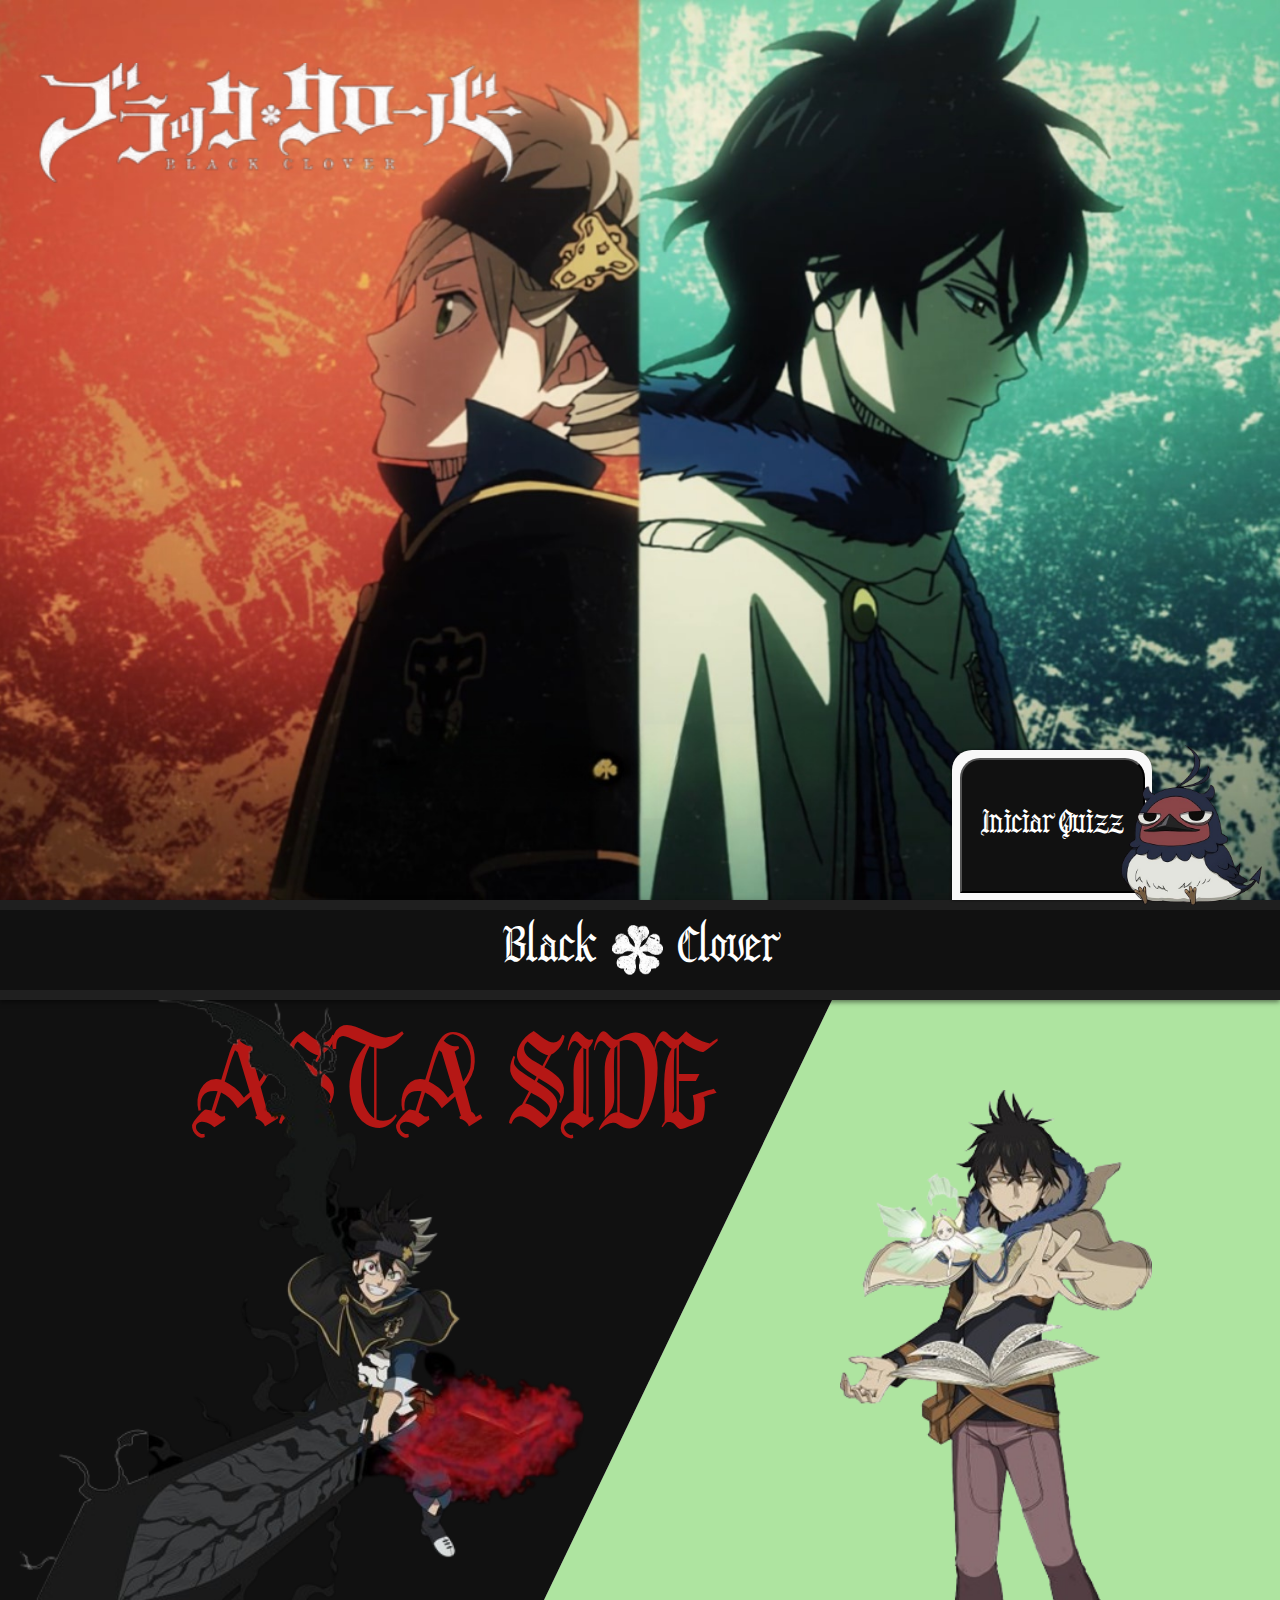
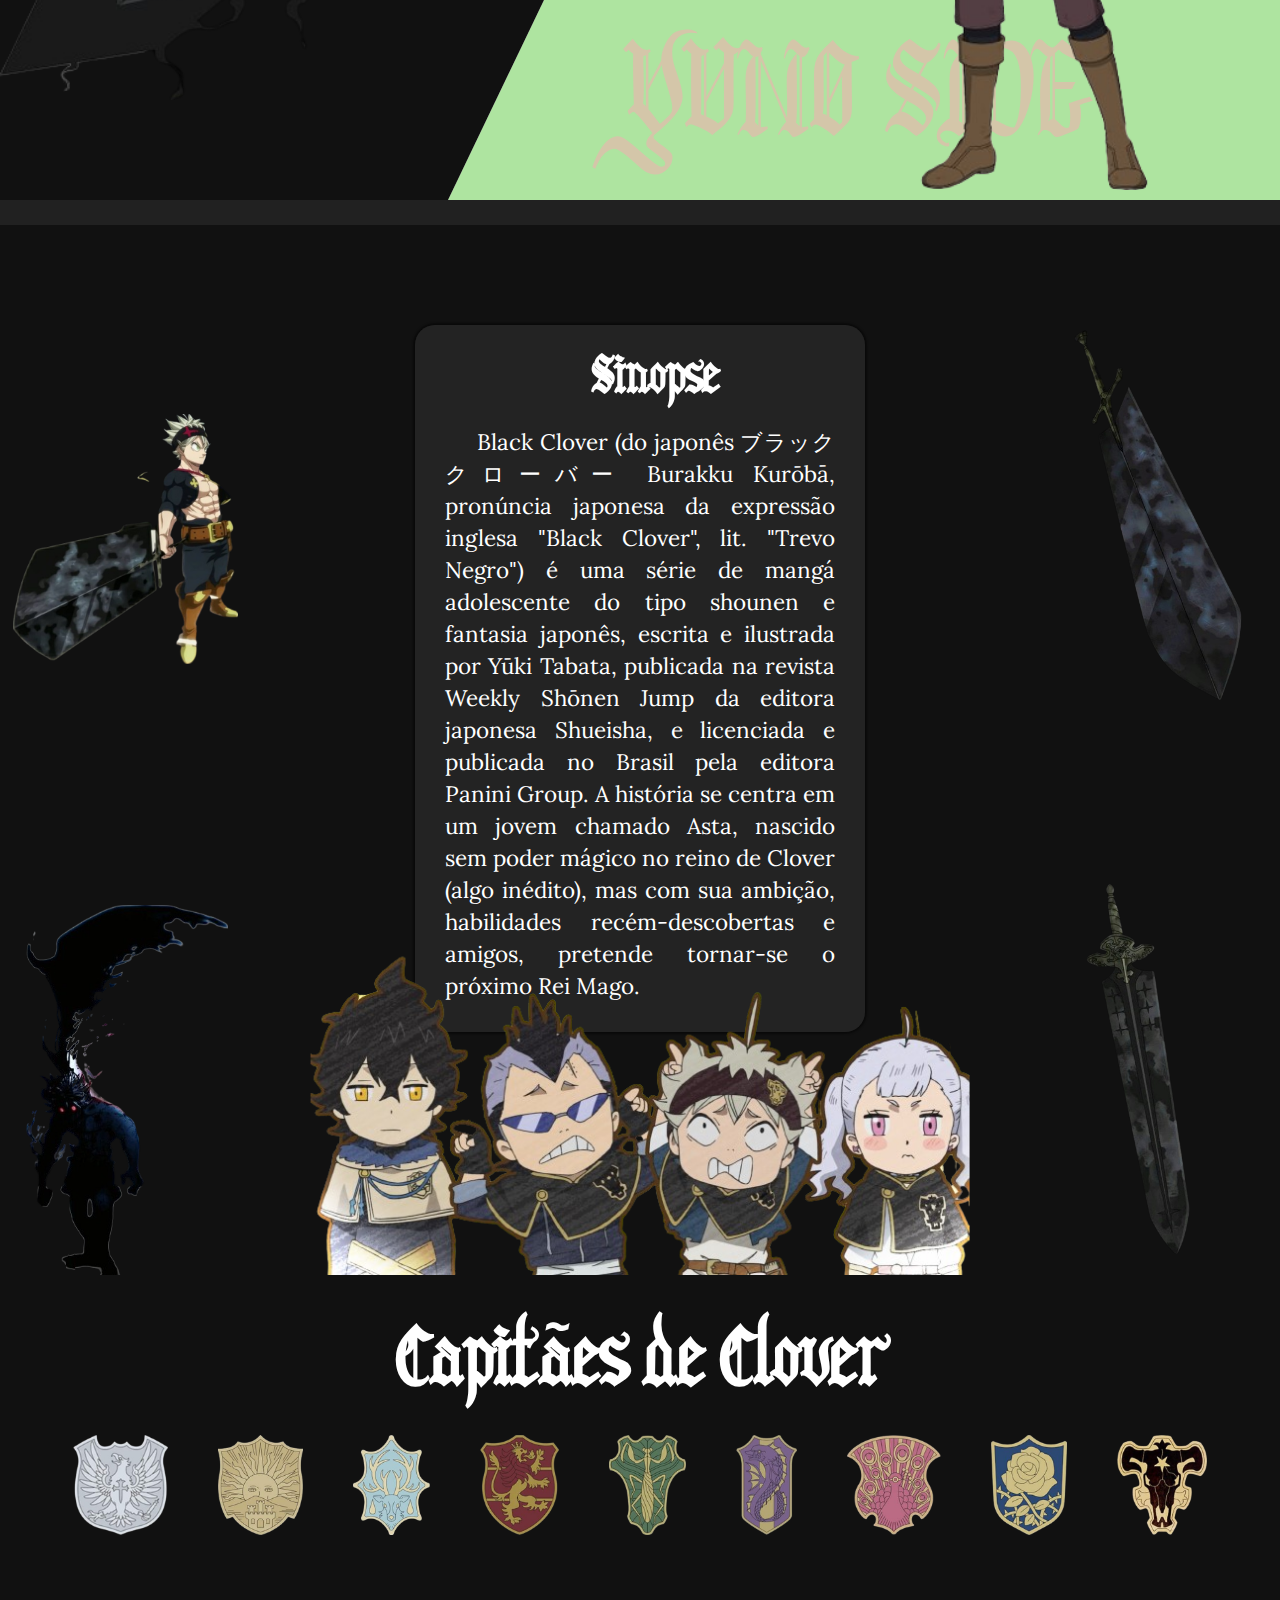
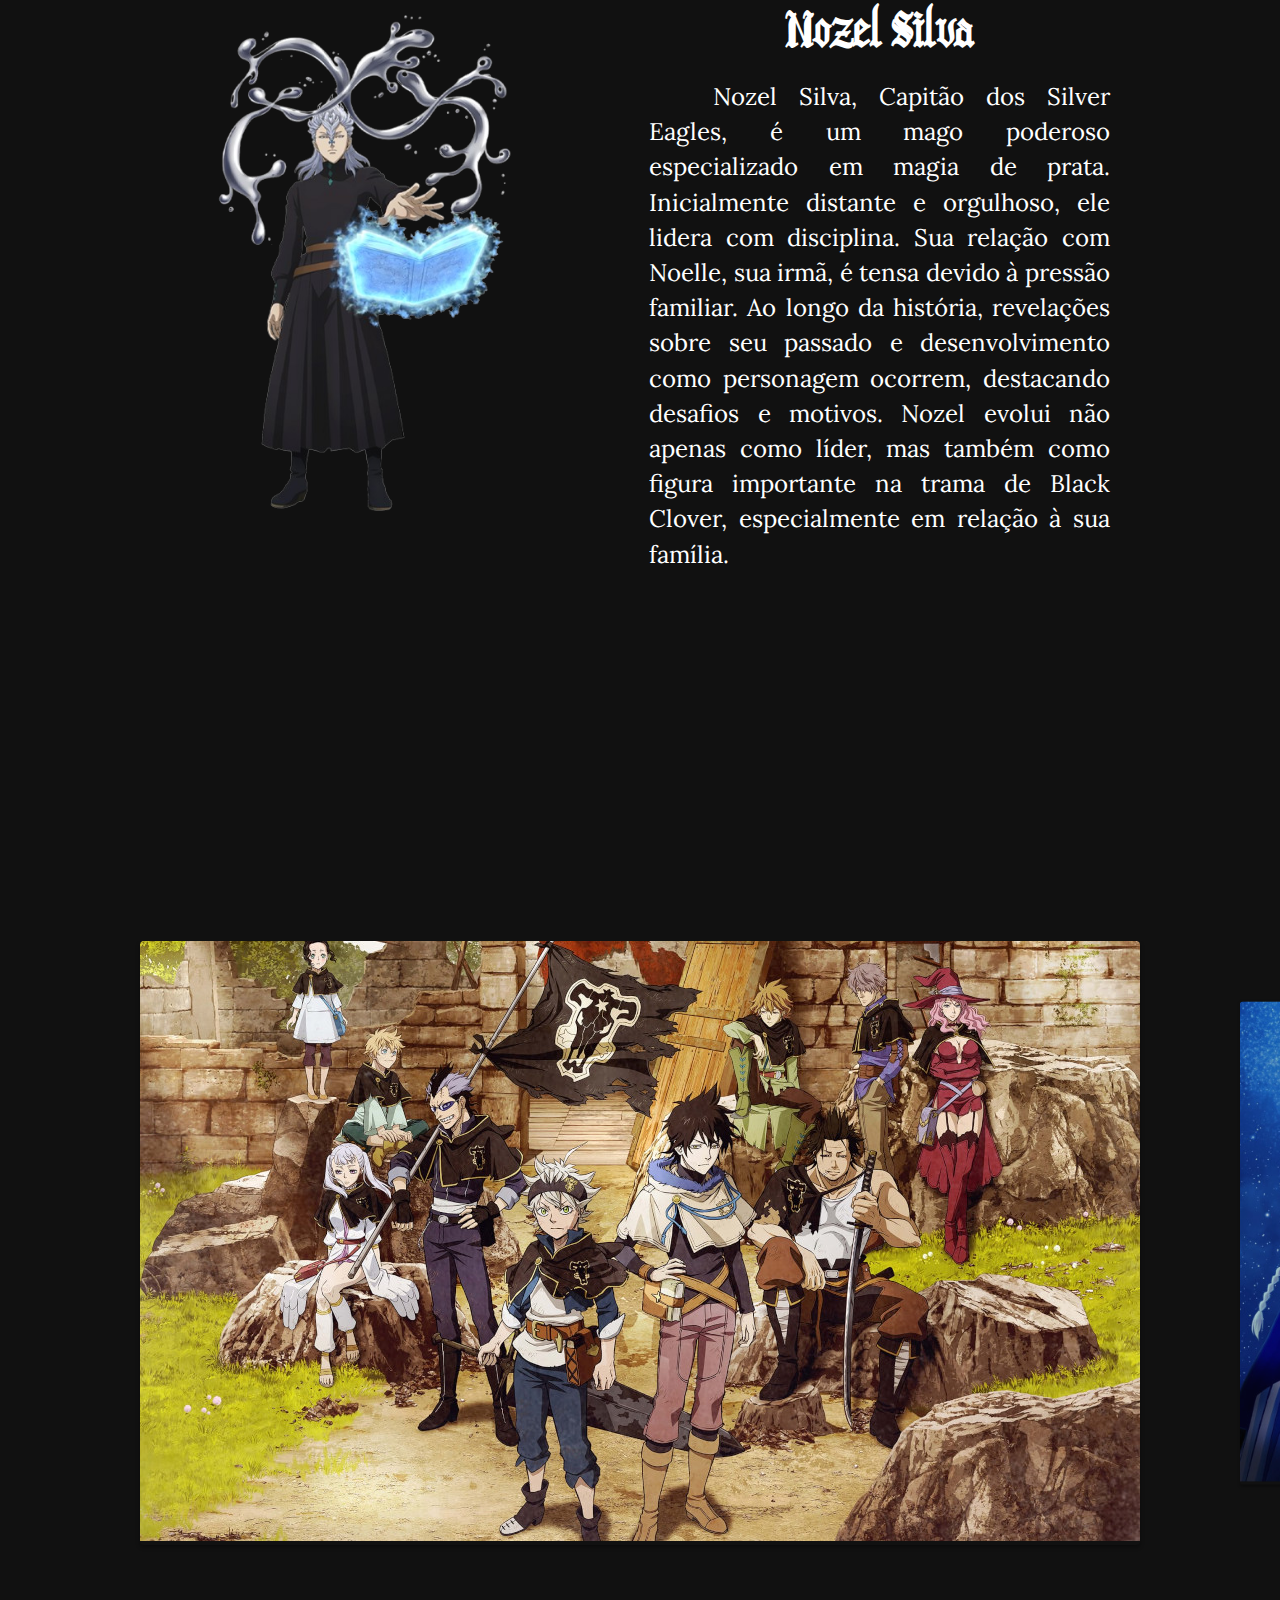
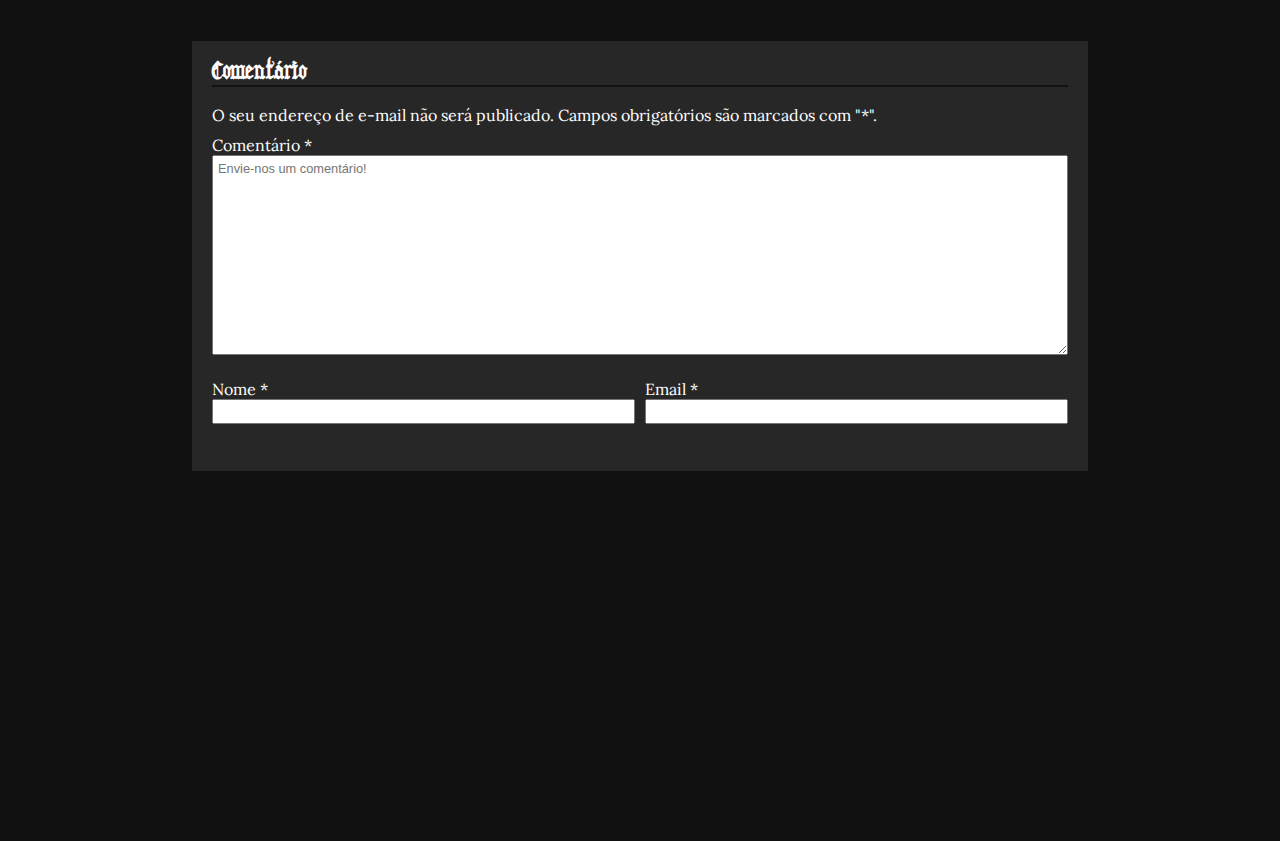
<file: index.html>
<!DOCTYPE html>
<html lang="pt-br">
<head>
    <meta charset="UTF-8">
    <meta name="viewport" content="width=device-width, initial-scale=1.0">
    <link rel="stylesheet" href="css/style.css">
    <title>Projeto Black Clover</title>
</head>
<body class="grid-container">
        <section class="inicio grid-section">
        </section>
        <div class="separacao grid-section">
            <div>Black 
                <img src="imagens/clover.png" alt="">
            Clover</div>
        </div>
        <section class="irmaos-container grid-section">
            <div class="irmaos">
                <div class="asta-side">ASTA SIDE</div>
                <div class="yuno-side">YUNO SIDE</div>
                <img id="asta" src="imagens/asta.png" alt="">
                <img id="yuno" src="imagens/yuno.png" alt="">
            </div>
        </section>
        <div class="separacao-irmaos-sinopse"></div>
        <section class="grid-section fundo-sinopse-container">
            <div class="fundo-sinopse">
                <div class="sinopse">
                    <h1>Sinopse</h1>
                    <p>Black Clover (do japonês ブラッククローバー Burakku Kurōbā, pronúncia japonesa da expressão inglesa "Black Clover", lit. "Trevo Negro") é uma série de mangá adolescente do tipo shounen e fantasia japonês, escrita e ilustrada por Yūki Tabata, publicada na revista Weekly Shōnen Jump da editora japonesa Shueisha, e licenciada e publicada no Brasil pela editora Panini Group. A história se centra em um jovem chamado Asta, nascido sem poder mágico no reino de Clover (algo inédito), mas com sua ambição, habilidades recém-descobertas e amigos, pretende tornar-se o próximo Rei Mago.</p>
                </div>
                <img src="imagens/amigos.png" alt="">
            </div>
        </section>
        <section class="grid-section icone-container">
          <h1>Capitães de Clover</h1>
          <div class="icones">
            <img src="imagens/icons/aguias-icon.png" alt="">
            <img src="imagens/icons/alvorecer-icon.png" alt="">
            <img src="imagens/icons/cervos-icon.png" alt="">
            <img src="imagens/icons/leoes-icon.png" alt="">
            <img src="imagens/icons/louva-a-deus-icon.png" alt="">
            <img src="imagens/icons/orcas-icon.png" alt="">
            <img src="imagens/icons/pavoes-icon.png" alt="">
            <img src="imagens/icons/rosa-azul-icon.png" alt="">
            <img src="imagens/icons/touros-icon.png" alt="">
          </div>
        </section>
        <section class="capitaes">
            <div class="capitao">
                <img src="imagens/nozel.png" alt="">
                <div>
                    <h2>Nozel Silva</h2>
                    <p>Nozel Silva, Capitão dos Silver Eagles, é um mago poderoso especializado em magia de prata. Inicialmente distante e orgulhoso, ele lidera com disciplina. Sua relação com Noelle, sua irmã, é tensa devido à pressão familiar. Ao longo da história, revelações sobre seu passado e desenvolvimento como personagem ocorrem, destacando desafios e motivos. Nozel evolui não apenas como líder, mas também como figura importante na trama de Black Clover, especialmente em relação à sua família.</p>
                </div>
            </div>
            <div class="capitao">
                <img src="imagens/william.png" alt="">
                <div>
                    <h2>William Vangeace</h2>
                    <p>William Vangeance é o Capitão dos Golden Dawn em Black Clover. Conhecido por sua elegância, ele é habilidoso em magia de atributo vento. William lidera sua tropa com uma abordagem calma e estratégica. Uma característica notável é a ligação com Patolli, líder dos Eye of the Midnight Sun. Mais tarde, revela-se que William e Patolli compartilham um corpo. Isso adiciona complexidade à sua história, explorando lealdade, arrependimento e redenção. Ao longo da trama, William desempenha um papel crucial na luta contra ameaças ao Clover Kingdom.</p>
                </div>
            </div>
            <div class="capitao">
                <img src="imagens/rill.png" alt="">
                <div>
                    <h2>Rill Boismortier</h2>
                    <p>Rill Boismortier, Capitão dos Aqua Deer em Black Clover, é um mago com uma personalidade artística e exuberante. Especialista em magia de pintura, Rill é conhecido por sua criatividade e habilidades artísticas que se manifestam em seus feitiços. Ele é um líder carismático que incentiva a expressão individual. Durante a história, suas batalhas destacam sua destreza mágica única. Rill também é notável por sua relação amigável com outros capitães. Seu papel traz uma dinâmica única ao universo de Black Clover, mostrando como a diversidade de estilos mágicos, incluindo a pintura, contribui para a força coletiva do Clover Kingdom.
                    </p>
                </div>
            </div>
            <div class="capitao">
                <img src="imagens/fuegoleon.png" alt="">
                <div>
                    <h2>Fuegoleon Vermilion</h2>
                    <p>Fuegoleon Vermilion, Capitão dos Crimson Lions em Black Clover, é um mago altamente respeitado e focado em alcançar a excelência. Especializado em magia de fogo, Fuegoleon é conhecido por sua intensidade em combate e liderança inspiradora. Durante a trama, ele desempenha um papel crucial em eventos como a invasão do Reino Clover pelos Elfos. Sua determinação e força são evidentes, especialmente quando ele enfrenta desafios significativos. Fuegoleon é uma figura emblemática que personifica a bravura e a paixão pelo dever, contribuindo significativamente para a defesa e progresso do Clover Kingdom.</p>
                </div>
            </div>
            <div class="capitao">
                <img src="imagens/jack.png" alt="">
                <div>
                    <h2>Jack the Ripper</h2>
                    <p>Jack the Ripper, Capitão dos Green Mantis em Black Clover, é um mago de temperamento explosivo e atitude combativa. Especializado em magia de corte, Jack é conhecido por sua habilidade excepcional com espadas e sua abordagem direta em batalha. Sua personalidade franca e desafiadora reflete seu estilo de liderança, incentivando a força bruta e a determinação. Jack muitas vezes busca o desafio e a competição, destacando-se em situações de confronto. Sua presença na trama adiciona uma camada de intensidade e competitividade, demonstrando o papel único dos Green Mantis no cenário mágico do Clover Kingdom.
                    </p>
                </div>
            </div>
            <div class="capitao">
                <img src="imagens/kaiser.png" alt="">
                <div>
                    <h2>Kaiser Granvorka</h2>
                    <p>Kaiser Granvorka, Capitão dos Orcas Púrpuras em Black Clover, é um nobre do Reino Clover com habilidades excepcionais em magia de vórtice. Com 49 anos, ele é conhecido como o "Escudo Mais Forte do Reino". Após assumir o comando do esquadrão, participou do Festival de Prêmio de Estrelas, mostrando sua calma em situações competitivas. Durante os eventos dos Elfos, Kaiser é possuído por um espírito elfo, mas permanece ativo após a purificação. Seus redemoinhos mágicos e imenso poder mágico o destacam como Grão Cavaleiro Mágico, enfrentando desafios como a ameaça de um poderoso diabo. Possuindo um grimório de trevo de três folhas, Kaiser continua a ser uma figura de destaque, combinando habilidade mágica e liderança em sua jornada.</p>
                </div>
            </div>
            <div class="capitao">
                <img src="imagens/dorothy.png" alt="">
                <div>
                    <h2>Dorothy Unsworth</h2>
                    <p>Dorothy Unsworth, Capitã dos Coral Peacock em Black Clover, é uma maga peculiar e misteriosa. Especializada em magia de sonhos, Dorothy possui a habilidade única de criar realidades oníricas. Constantemente vista dormindo, ela prefere a tranquilidade dos sonhos à realidade. Sua personalidade descontraída e seu comportamento desconexo podem esconder uma profundidade intrigante.
                    Como líder, Dorothy é conhecida por sua abordagem não convencional, mas sua habilidade mágica excepcional a torna uma força a ser reconhecida. Sua presença na trama adiciona uma camada de mistério e fantasia ao universo de Black Clover, destacando a diversidade de estilos mágicos e personalidades entre os Capitães das Tropas de Magos.</p>
                </div>
            </div>
            <div class="capitao">
                <img src="imagens/charlotte.png" alt="">
                <div>
                    <h2>Charlotte Roselei</h2>
                    <p>Charlotte Roselei, Capitã dos Blue Rose em Black Clover, é uma maga forte e decidida, especializada em magia de rosas. Inicialmente apresentada como uma líder fria e distante, Charlotte esconde um lado mais vulnerável devido a uma maldição que a impede de demonstrar fraqueza perante os homens.
                    Ao longo da história, Charlotte passa por um desenvolvimento significativo, revelando sua força interior e superando desafios pessoais. Sua habilidade mágica única e determinação em liderar as Blue Rose fazem dela uma figura respeitada. Charlotte desempenha um papel essencial na defesa do Clover Kingdom, e sua história acrescenta camadas interessantes ao enredo, explorando temas de autoaceitação e superação.</p>
                </div>
            </div>
            <div class="capitao">
                <img src="imagens/yami.png" alt="">
                <div>
                    <h2>Yami Sukehiro</h2>
                    <p>Yami Sukehiro, Capitão dos Black Bulls em Black Clover, é um mago robusto e carismático, especializado em magia das trevas. Conhecido por sua personalidade excêntrica, Yami é um líder não convencional que valoriza a força bruta e a determinação acima de tudo. Sua habilidade mágica única e astúcia estratégica fazem dele um capitão formidável.
                    Apesar de sua aparência áspera, Yami tem um senso de justiça e lealdade evidente para com sua tropa. Ele incentiva a individualidade e aceita membros com passados complicados, formando uma família unida. Yami desempenha um papel vital na proteção do Clover Kingdom, e sua presença na história adiciona doses de humor, ação intensa e uma perspectiva única ao universo de Black Clover.</p>
                </div>
            </div>
        </section>
        <section class="grid-section slide-wrapper">
          <ul class="slide">
            <li><img src="imagens/slide/wpp1.jpg" alt=""></li>
            <li><img src="imagens/slide/wpp2.jpg" alt=""></li>
            <li><img src="imagens/slide/wpp3.jpg" alt=""></li>
            <li><img src="imagens/slide/wpp4.jpg" alt=""></li>
            <li><img src="imagens/slide/wpp5.jpg" alt=""></li>
            <li><img src="imagens/slide/wpp6.jpg" alt=""></li>
            <li><img src="imagens/slide/wpp7.jpg" alt=""></li>
          </ul>
        </section>
        <section class="comentarios">
                <h2>Comentário</h2>
                <p>O seu endereço de e-mail não será publicado. Campos obrigatórios são marcados com "*".</p>
                <form action="">
                    <div class="comentario">
                        <label for="comentario">Comentário *</label>
                        <textarea placeholder="Envie-nos um comentário!" id="comentario" name="comentario" rows="4" cols="10" required></textarea>
                    </div>
                    <div class="flex-nome-email">
                        <div class="nome">
                            <label for="nome">Nome *</label>
                            <input id="nome" name="nome" type="text" required>
                        </div>
                        <div class="email">
                            <label for="email">Email *</label>
                            <input  id="email" name="email" type="text" required>
                        </div>
                    </div>
                </form>
        </section>
        <section class="quizz">
            <div>
                <button>Iniciar Quizz</button>
                <img id="quizz-image"src="imagens/quizz/nero-quizz-button.png" alt="">
            </div>
        </section>
        <section class="modal-container">
            <div class="modal">
            </div>
        </section>
        <div class="perguntas">
           
            <div class="pergunta">
                <h3>Pergunta X</h3>
                <p>Qual é o nome do protagonista de Black Clover?
               </p>
                <div>
                    <input value="yuno" type="radio" id="alternativa-a-1" name="pergunta-1">
                    <label for="alternativa-a-1">Yuno</label>
                </div>
                <div>
                    <input value="asta" type="radio" id="alternativa-b-1" name="pergunta-1">
                    <label for="alternativa-b-1">Asta</label>
                </div>
                <div>
                    <input value="noelle" type="radio" id="alternativa-c-1" name="pergunta-1">
                    <label for="alternativa-c-1">Noelle</label>
                </div>
                <div>
                    <input value="finral" type="radio" id="alternativa-d-1" name="pergunta-1">
                    <label for="alternativa-d-1">Finral</label>
                </div>
            </div>
            <div class="pergunta">
                <h3>Pergunta X</h3>
                <p>Quem é o rival de Asta na história?</p>
                <div>
                    <input value="mimosa" type="radio" id="alternativa-a-2" name="pergunta-2">
                    <label for="alternativa-a-2">Mimosa</label>
                </div>
                <div>
                    <input value="luck" type="radio" id="alternativa-b-2" name="pergunta-2">
                    <label for="alternativa-b-2">Luck</label>
                </div>
                <div>
                    <input value="yuno" type="radio" id="alternativa-c-2" name="pergunta-2">
                    <label for="alternativa-c-2">Yuno</label>
                </div>
                <div>
                    <input value="vanessa" type="radio" id="alternativa-d-2" name="pergunta-2">
                    <label for="alternativa-d-2">Vanessa</label>
                </div>
            </div>
            <div class="pergunta">
                <h3>Pergunta X</h3>
                <p>Quantas folhas tem o trevo do grimório do Asta?</p>
                <div>
                    <input value="2" type="radio" id="alternativa-a-3" name="pergunta-3">
                    <label for="alternativa-a-3">2</label>
                </div>
                <div>
                    <input value="4" type="radio" id="alternativa-b-3" name="pergunta-3">
                    <label for="alternativa-b-3">4</label>
                </div>
                <div>
                    <input value="5" type="radio" id="alternativa-c-3" name="pergunta-3">
                    <label for="alternativa-c-3">5</label>
                </div>
                <div>
                    <input value="nenhuma" type="radio" id="alternativa-d-3" name="pergunta-3">
                    <label for="alternativa-d-3">Nenhuma das alternativas</label>
                </div>
            </div>
            <div class="pergunta">
                <h3>Pergunta X</h3>
                <p>Qual é o objetivo principal de Asta no anime?</p>
                <div>
                    <input value="rei" type="radio" id="alternativa-a-4" name="pergunta-4">
                    <label for="alternativa-a-4">Tornar-se o Rei Mago</label>
                </div>
                <div>
                    <input value="tesouros" type="radio" id="alternativa-b-4" name="pergunta-4">
                    <label for="alternativa-b-4">Encontrar tesouros</label>
                </div>
                <div>
                    <input value="vingar" type="radio" id="alternativa-c-4" name="pergunta-4">
                    <label for="alternativa-c-4">Vingar seus pais</label>
                </div>
                <div>
                    <input value="forte" type="radio" id="alternativa-d-4" name="pergunta-4">
                    <label for="alternativa-d-4">Ser o feiticeiro mais forte</label>
                </div>
            </div>
            <div class="pergunta">
                <h3>Pergunta X</h3>
                <p>Qual é o nome do esquadrão ao qual Yuno pertence?</p>
                <div>
                    <input value="rosa-azul" type="radio" id="alternativa-a-5" name="pergunta-5">
                    <label for="alternativa-a-5">Rosa Azul</label>
                </div>
                <div>
                    <input value="aguias-de-prata" type="radio" id="alternativa-b-5" name="pergunta-5">
                    <label for="alternativa-b-5">Águias de Prata</label>
                </div>
                <div>
                    <input value="reis-leoes-carmesins" type="radio" id="alternativa-c-5" name="pergunta-5">
                    <label for="alternativa-c-5">Reis Leões Carmesins</label>
                </div>
                <div>
                    <input value="alvorecer-dourado" type="radio" id="alternativa-d-5" name="pergunta-5">
                    <label for="alternativa-d-5">Alvorecer Dourado</label>
                </div>
            </div>
            <div class="pergunta">
                <h3>Pergunta X</h3>
                <p>Quem é o líder do Esquadrão dos Touros Negros?</p>
                <div>
                    <input value="yami" type="radio" id="alternativa-a-6" name="pergunta-6">
                    <label for="alternativa-a-6">Yami Sukehiro</label>
                </div>
                <div>
                    <input value="charlotte" type="radio" id="alternativa-b-6" name="pergunta-6">
                    <label for="alternativa-b-6">Charlotte Roselei</label>
                </div>
                <div>
                    <input value="william" type="radio" id="alternativa-c-6" name="pergunta-6">
                    <label for="alternativa-c-6">William Vangeance</label>
                </div>
                <div>
                    <input value="nozel" type="radio" id="alternativa-d-6" name="pergunta-6">
                    <label for="alternativa-d-6">Nozel Silva</label>
                </div>
            </div>
            <div class="pergunta">
                <h3>Pergunta X</h3>
                <p>Qual é o elemento mágico principal de Asta?</p>
                <div>
                    <input value="fogo" type="radio" id="alternativa-a-7" name="pergunta-7">
                    <label for="alternativa-a-7">Fogo</label>
                </div>
                <div>
                    <input value="terra" type="radio" id="alternativa-b-7" name="pergunta-7">
                    <label for="alternativa-b-7">Terra</label>
                </div>
                <div>
                    <input value="agua" type="radio" id="alternativa-c-7" name="pergunta-7">
                    <label for="alternativa-c-7">Água</label>
                </div>
                <div>
                    <input value="anti-magia" type="radio" id="alternativa-d-7" name="pergunta-7">
                    <label for="alternativa-d-7">Não é magia, é Anti-Magia</label>
                </div>
            </div>
            <div class="pergunta">
                <h3>Pergunta X</h3>
                <p>Quem é a capitã do Esquadrão Rosa Azul?</p>
                <div>
                    <input value="mereoleona" type="radio" id="alternativa-a-8" name="pergunta-8">
                    <label for="alternativa-8">Mereoleona Vermillion</label>
                </div>
                <div>
                    <input value="charlotte" type="radio" id="alternativa-b-8" name="pergunta-8">
                    <label for="alternativa-8">Charlotte Roselei</label>
                </div>
                <div>
                    <input value="dorothy" type="radio" id="alternativa-c-8" name="pergunta-8">
                    <label for="alternativa-8">Dorothy Unsworth</label>
                </div>
                <div>
                    <input value="nozel" type="radio" id="alternativa-d-8" name="pergunta-8">
                    <label for="alternativa-8">Nozel Silva</label>
                </div>
            </div>
            <div class="pergunta">
                <h3>Pergunta X</h3>
                <p>Qual é o poder especial do grimório de Yuno?</p>
                <div>
                    <input value="fogo" type="radio" id="alternativa-a-9" name="pergunta-9">
                    <label for="alternativa-a-9">Fogo</label>
                </div>
                <div>
                    <input value="vento" type="radio" id="alternativa-b-9" name="pergunta-9">
                    <label for="alternativa-b-9">Vento</label>
                </div>
                <div>
                    <input value="agua" type="radio" id="alternativa-c-9" name="pergunta-9">
                    <label for="alternativa-c-9">Água</label>
                </div>
                <div>
                    <input value="terra" type="radio" id="alternativa-d-9" name="pergunta-9">
                    <label for="alternativa-d-9">Terra</label>
                </div>
            </div>
            <div class="pergunta">
                <h3>Pergunta X</h3>
                <p>Quem é o principal antagonista na saga do Reino do Olho Maligno?</p>
                <div>
                    <input value="licht" type="radio" id="alternativa-a-10" name="pergunta-10">
                    <label for="alternativa-a-10">Licht</label>
                </div>
                <div>
                    <input value="patolli" type="radio" id="alternativa-b-10" name="pergunta-10">
                    <label for="alternativa-b-10">Patolli</label>
                </div>
                <div>
                    <input value="julius" type="radio" id="alternativa-c-10" name="pergunta-10">
                    <label for="alternativa-c-10">Julius Novachrono</label>
                </div>
                <div>
                    <input value="mars" type="radio" id="alternativa-d-10" name="pergunta-10">
                    <label for="alternativa-d-10">Mars</label>
                </div>
            </div>
            <div class="pergunta">
                <h3>Pergunta X</h3>
                <p> Qual é a afinidade elemental principal de Noelle Silva?</p>
                <div>
                    <input value="agua" type="radio" id="alternativa-a-11" name="pergunta-11">
                    <label for="alternativa-a-11">Água</label>
                </div>
                <div>
                    <input value="fogo" type="radio" id="alternativa-b-11" name="pergunta-11">
                    <label for="alternativa-b-11">Fogo</label>
                </div>
                <div>
                    <input value="vento" type="radio" id="alternativa-c-11" name="pergunta-11">
                    <label for="alternativa-c-11">Vento</label>
                </div>
                <div>
                    <input value="terra" type="radio" id="alternativa-d-11" name="pergunta-11">
                    <label for="alternativa-d-11">Terra</label>
                </div>
            </div>
            <div class="pergunta">
                <h3>Pergunta X</h3>
                <p>Quem é o fundador e primeiro Rei Mago do Reino Clover?</p>
                <div>
                    <input value="julius" type="radio" id="alternativa-a-12" name="pergunta-12">
                    <label for="alternativa-a-12">Julius Novachrono</label>
                </div>
                <div>
                    <input value="lumiere" type="radio" id="alternativa-b-12" name="pergunta-12">
                    <label for="alternativa-b-12">Lumiere Silvamillion Clover</label>
                </div>
                <div>
                    <input value="zangred" type="radio" id="alternativa-c-12" name="pergunta-12">
                    <label for="alternativa-c-12">Zagred</label>
                </div>
                <div>
                    <input value="tetia" type="radio" id="alternativa-d-12" name="pergunta-12">
                    <label for="alternativa-d-12">Tetia</label>
                </div>
            </div>
            <div class="pergunta">
                <h3>Pergunta X</h3>
                <p>Qual é o nome do poder de Vanessa Enoteca, que gera um gato que é capaz de alterar o destino?</p>
                <div>
                    <input value="catena" type="radio" id="alternativa-a-13" name="pergunta-13">
                    <label for="alternativa-a-13">Catena Aurea</label>
                </div>
                <div>
                    <input value="rouge" type="radio" id="alternativa-b-13" name="pergunta-13">
                    <label for="alternativa-b-13">Rouge</label>
                </div>
                <div>
                    <input value="thread" type="radio" id="alternativa-c-13" name="pergunta-13">
                    <label for="alternativa-c-13">Thread Magic</label>
                </div>
                <div>
                    <input value="kiss" type="radio" id="alternativa-d-13" name="pergunta-13">
                    <label for="alternativa-d-13">Witch's Kiss</label>
                </div>
            </div>
            <div class="pergunta">
                <h3>Pergunta X</h3>
                <p>Qual é a habilidade mágica especial de Finral Roulacase?</p>
                <div>
                    <input value="tempo" type="radio" id="alternativa-a-14" name="pergunta-14">
                    <label for="alternativa-a-14">Manipulação do Tempo</label>
                </div>
                <div>
                    <input value="espacial" type="radio" id="alternativa-b-14" name="pergunta-14">
                    <label for="alternativa-b-14">Magia Espacial</label>
                </div>
                <div>
                    <input value="controle" type="radio" id="alternativa-c-14" name="pergunta-14">
                    <label for="alternativa-c-14">Controle de Elementos</label>
                </div>
                <div>
                    <input value="ilusoes" type="radio" id="alternativa-d-14" name="pergunta-14">
                    <label for="alternativa-d-14">Criação de Ilusões</label>
                </div>
            </div>
            <div class="pergunta">
                <h3>Pergunta X</h3>
                <p>Qual é o nome do feiticeiro responsável pelo treinamento das Fontes Termais de Asta e Yuno?</p>
                <div>
                    <input value="fuegoleon" type="radio" id="alternativa-a-15" name="pergunta-15">
                    <label for="alternativa-a-15">Fuegoleon Vermillion</label>
                </div>
                <div>
                    <input value="julius" type="radio" id="alternativa-b-15" name="pergunta-15">
                    <label for="alternativa-b-15">Julius Novachrono</label>
                </div>
                <div>
                    <input value="yami" type="radio" id="alternativa-c-15" name="pergunta-15">
                    <label for="alternativa-c-15">Yami Sukehiro</label>
                </div>
                <div>
                    <input value="mereoleona" type="radio" id="alternativa-d-15" name="pergunta-15">
                    <label for="alternativa-d-15">Mereoleona Vermillion</label>
                </div>
            </div>
            <div class="pergunta">
                <h3>Pergunta X</h3>
                <p>Qual é o nome do animal de estimação de Asta?</p>
                <div>
                    <input value="nero" type="radio" id="alternativa-a-16" name="pergunta-16">
                    <label for="alternativa-a-16">Nero</label>
                </div>
                <div>
                    <input value="nemo" type="radio" id="alternativa-b-16" name="pergunta-16">
                    <label for="alternativa-b-16">Nemo</label>
                </div>
                <div>
                    <input value="nico" type="radio" id="alternativa-c-16" name="pergunta-16">
                    <label for="alternativa-c-16">Nico</label>
                </div>
                <div>
                    <input value="natsu" type="radio" id="alternativa-d-16" name="pergunta-16">
                    <label for="alternativa-d-16">Natsu</label>
                </div>
            </div>
            <div class="pergunta">
                <h3>Pergunta X</h3>
                <p>Qual é o nome do rei atual do Reino Clover?</p>
                <div>
                    <input value="augustus" type="radio" id="alternativa-a-17" name="pergunta-17">
                    <label for="alternativa-a-17">Rei Augustus Kira Clover XIII</label>
                </div>
                <div>
                    <input value="grinberryall" type="radio" id="alternativa-b-17" name="pergunta-17">
                    <label for="alternativa-b-17">Rei Grinberryall</label>
                </div>
                <div>
                    <input value="julius" type="radio" id="alternativa-c-17" name="pergunta-17">
                    <label for="alternativa-c-17">Rei Julius Novachrono</label>
                </div>
                <div>
                    <input value="lemiel" type="radio" id="alternativa-d-17" name="pergunta-17">
                    <label for="alternativa-d-17">Rei Lemiel Silvamillion Clover</label>
                </div>
            </div>
            <div class="pergunta">
                <h3>Pergunta X</h3>
                <p>Qual é o nome do espírito que concede poderes de fogo a Fuegoleon Vermillion?</p>
                <div>
                    <input value="salamandra" type="radio" id="alternativa-a-18" name="pergunta-18">
                    <label for="alternativa-a-18">Salamandra</label>
                </div>
                <div>
                    <input value="sylph" type="radio" id="alternativa-b-18" name="pergunta-18">
                    <label for="alternativa-b-18">Sylph</label>
                </div>
                <div>
                    <input value="gnome" type="radio" id="alternativa-c-18" name="pergunta-18">
                    <label for="alternativa-c-18">Gnome</label>
                </div>
                <div>
                    <input value="undine" type="radio" id="alternativa-d-18" name="pergunta-18">
                    <label for="alternativa-d-18">Undine</label>
                </div>
            </div>
            <div class="pergunta">
                <h3>Pergunta X</h3>
                <p>Qual é a função principal de Finral Roulacase nos Touros Negros?</p>
                <div>
                    <input value="capitao" type="radio" id="alternativa-a-19" name="pergunta-19">
                    <label for="alternativa-a-19">Capitão</label>
                </div>
                <div>
                    <input value="curandeiro" type="radio" id="alternativa-b-19" name="pergunta-19">
                    <label for="alternativa-b-19">Curandeiro</label>
                </div>
                <div>
                    <input value="espadachim" type="radio" id="alternativa-c-19" name="pergunta-19">
                    <label for="alternativa-c-19">Espadachim</label>
                </div>
                <div>
                    <input value="teleportador" type="radio" id="alternativa-d-19" name="pergunta-19">
                    <label for="alternativa-d-19">Teleportador</label>
                </div>
            </div>
            <div class="pergunta">
                <h3>Pergunta X</h3>
                <p>Quem é o espírito que concede poderes de vento a Yuno?</p>
                <div>
                    <input value="sylph" type="radio" id="alternativa-a-20" name="pergunta-20">
                    <label for="alternativa-a-20">Sylph</label>
                </div>
                <div>
                    <input value="gnome" type="radio" id="alternativa-b-20" name="pergunta-20">
                    <label for="alternativa-b-20">Gnome</label>
                </div>
                <div>
                    <input value="salamandra" type="radio" id="alternativa-c-20" name="pergunta-20">
                    <label for="alternativa-c-20">Salamandra</label>
                </div>
                <div>
                    <input value="undine" type="radio" id="alternativa-d-20" name="pergunta-20">
                    <label for="alternativa-d-20">Undine</label>
                </div>
            </div>
        </div>
        <img class="logo" src="imagens/black-clover-logo.png" alt="">
       
    <script type="module" src="js/script.js"></script>
</body>
</html>
</file>
<file: css/style.css>
@charset 'UTF-8';

@import url('https://fonts.googleapis.com/css2?family=Lora:ital,wght@0,400..700;1,400..700&family=Ruthie&display=swap');

@font-face {
    font-family: 'BlackClover';
    src: url('../fonts/BlackCloverFont.ttf') format('truetype'),
         url('../fonts/BlackCloverFont.otf') format('opentype'),
         url('../fonts/BlackCloverFont.woff') format('woff');
}

* {
    box-sizing: border-box;
    margin: 0px;
    padding: 0px;
}

body {
    font-family: "Lora", serif;
    font-optical-sizing: auto;
    font-style: normal;
    box-sizing: border-box;
    width: 100%;
    background-color: #111111;
    color: white;
    transition: background-color .2s;

}

h1, h2 {
    font-family: 'BlackClover';
}



body.ativo-asta-mode{
    background-color: #111111;
}

body.ativo-yuno-mode{
    background-color: #aee4a0;
}

body.ativo-yuno-mode .icone-container h1, body.ativo-yuno-mode .capitaes .capitao div h2 {
    text-shadow: 
    -1px -1px 0 black,
    1px -1px 0 black,
    -1px 1px 0 black,
    1px 1px 0 black;
}

body.ativo-yuno-mode .capitaes .capitao div p {
    font-weight: 600;
}


 .grid-container {
    display: grid;
    grid-template-columns: 1fr 70% 1fr;
    grid-template-rows: 100vh 100px 800px 25px 1050px 266px 800px 700px 800px;

}

.grid-section {
    grid-column: 1/4;
}

.logo {
    z-index: 1;
    position: fixed;
    top: 7%;
    left: 3%;
    height: 120px;
    transition: transform 0.2s;
    cursor: pointer;
}

.inicio {
    height: 100vh;
    width: 100%;
    background: url('../imagens/black-clover-init-1000.jpg') no-repeat center bottom;
    background-size: cover;
}

.separacao {
    display: flex;
    justify-content: center;
    align-items: center;
    width: 100%;
    height: 100px;
    background-color: #1f1f1f;
    box-shadow: 0px 2px 5px 0px rgba(0, 0, 0, 0.507);
    z-index: 1;
}

.separacao div {
    display: flex;
    height: calc(100% - 20px);
    width: 100%;
    justify-content: center;
    align-items: center;
    font-family: 'BlackClover';
    background-color: #111111;
    font-size: 3rem;

}

.separacao div img {
    height: 50px;
    padding: 0px 15px;
}

.irmaos-container {
    width: 100%;
    background: white;
    z-index: 0;
}

.irmaos {
    display: flex;
    justify-content: space-between;
    flex-direction: row;
    position: relative;
    width: 100%;
    height: 800px;
}

.asta-side, .yuno-side {
    font-family: 'BlackClover', Arial, Helvetica, sans-serif;
    position: absolute;
    font-size: 10rem;
    z-index: 2;
}

.asta-side {
    color: #b51715;
    top: 4%;
    left: 15%;
}

.yuno-side {
    color: #d4c6a9;
    right: 15%;
    bottom: 4%;
}

.irmaos::before,
.irmaos::after {
    content: '';
    position: absolute;
    width: 100%;
    height: 100%;
    z-index: 1;
    box-sizing: border-box;
}

.irmaos::before {
    background: #aee4a0;
    clip-path: polygon(65% 0, 100% 0, 100% 100%, 35% 100%);
}

.irmaos::after {
    background: #111111;
    clip-path: polygon(0 0, 65% 0, 35% 100%, 0 100%);
}

.irmaos img {
    height: 700px;
    z-index: 3;
    transition: transform .2s;
}

#asta.ativo, #yuno.ativo {
    transform: scale(1.1);
}

.irmaos.ativoAsta::after {
    clip-path: polygon(0.5% 1%, 64% 1%, 34.5% 99%, 0.5% 99%);
}

.irmaos.ativoAsta::before {
    clip-path: polygon(65% 0, 100% 0, 100% 100%, 35% 100%);
}

.irmaos.ativoYuno::after {
    clip-path: polygon(0 0, 65% 0, 35% 100%, 0 100%);
}

.irmaos.ativoYuno::before {
    clip-path: polygon(65.5% 1%, 99.5% 1%, 99.5% 99%, 36% 99%);
}

#asta, #yuno {
    cursor: pointer;;
}

#yuno {
    align-self: flex-end;
    margin-bottom: 10px;
    margin-right: 10%;
}

.separacao-irmaos-sinopse {
    grid-column: 1/4;
    width: 100%;
    background-color: #212121;
}

.fundo-sinopse-container {
    position: relative;
    display: flex;
    justify-content: center;
    align-items: center;
    width: 100%;
}

.img-left-top {
    position: absolute;
    top: 4%;
    left: 1%;
    z-index: 0;
}

.img-left-bottom {
    position: absolute;
    bottom: 0;
    left: 2%;
    z-index: 0;
}

.img-right-top {
    position: absolute;
    top: 1%;
    right: 0;
    z-index: 0;
}

.img-right-bottom {
    position: absolute;
    bottom: -10%;
    right: 7%;
    z-index: 0;
}

body.ativo-yuno-mode .img-left-top {
    top: 11%;
}

body.ativo-yuno-mode .img-right-bottom {
    right: 3%;
}

body.ativo-yuno-mode .img-right-top {
    top: 15%;
    right: 3%;
}

.fundo-sinopse {
    position: relative;
    display: flex;
    flex-direction: column;
    justify-content: flex-start;
    align-items: center;
    width: 60%;
    height: 1050px;
    background: url('../imagens/reino-clover.jpg') no-repeat center bottom;
    background-size: cover;
    background-attachment: fixed;
}

.fundo-sinopse img {
    position: absolute;
    bottom: 0;
    left: 50%;
    transform: translate(-50%);
}

.sinopse {
    margin-top: 100px;
    background-color: #2a2a2abb;
    width: 450px;
    color: white;
    font-size: 1.6rem;
    text-indent: 2rem;
    padding: 30px;
    border-radius: 20px;
    box-shadow: 0px 0px 2px 2px rgba(0, 0, 0, 0.461);
}

.sinopse h1{
   text-align: center;
   margin-bottom: 20px;
}

.sinopse p {
   font-size: 1.4rem;
   line-height: 2rem;
   text-align: justify;
}

.icones {
    width: 100%;
    display: flex;
    justify-content: center;
    align-items: center;
    gap: 50px;
}

.icones img {
    margin-top: 30px;
    height: 100px;
    transition: transform 0.2s;
    z-index: 1;
}

.icones img:hover {
    transform: scale(1.2);
    cursor: pointer;
}

.icone-container {
    margin-top: 20px;
    width: 100%;
    padding-top: 30px;
}

.icone-container h1 {
    display: flex;
    justify-content: center;
    align-items: center;
    color: rgb(255, 255, 255);
    font-size: 5rem;
    font-family: 'BlackClover';
}

.capitaes {
    
    grid-column: 2/4;
    width: 60vw;
    
}

.capitaes .capitao {
    display: none;
    padding-top: 70px;
    margin-bottom: 250px;
}

.capitaes .capitao.ativo {
    display: grid;
    
    grid-template-columns: 40% 60%;
    gap: 100px;
    grid-template-rows: 1050px;
    height: 550px;
    animation: show-right .5s forwards;
}

@keyframes show-right {
    from {
        opacity: 0;
        transform: translate3d(-30px, 0, 0);
    }
    to {
        opacity: 1;
        transform: translate3d(0, 0, 0);
    }
}

.capitaes .capitao.ativo h2 {
    text-align: center;
    font-size: 3rem;
    margin-bottom: 20px;
}

.capitaes .capitao.ativo img {
    height: 500px;
}

.capitaes .capitao.ativo p {
    font-size: 1.5rem;
    text-align: justify;
    text-indent: 4rem;
    line-height: 2.2rem;
}

.slide-wrapper {
    width: 100%;
    overflow-x: hidden;
}

.slide {
    display: flex;
}

.slide:hover {
    will-change: transform;
}

.slide li {
    flex-shrink: 0;
    border-radius: 4px;
    overflow: hidden;
    box-shadow: 0 2px 4px rgba(0, 0, 0, .4);
    opacity: .8;
    transform: scale(.8);
    transition: .4s;
}

.slide li.active {
    opacity: 1;
    transform: scale(1);
}

.quizz {
    z-index: 4;
    position: fixed;
    display: flex;
    right: 10%;
    bottom: 0;
    justify-content: center;
    align-items: center;
    height: 150px;
    width: 200px;
    background-color: #f8f8f8;
    border-radius: 20px 20px 0px 0px;
    box-shadow: 0px 0px 3px 0px rgba(0, 0, 0, 0.7);
}

.quizz div {
    display: flex;
    justify-content: center;
    align-items: center;
    height: 100%;
    width: 100%;
    position: relative;
}

#quizz-image {
    position: absolute;
    height: 160px;
    right: -55%;
    z-index: 5;
}

.quizz button{
    cursor: pointer;
    color: white;
    font-family: 'BlackClover';
    font-size: 2rem;
    height: calc(100% - 15px);
    width: calc(100% - 15px);
    background-color: #111111;
    border-radius: 20px 20px 0px 0px;
    transition: background-color .05s;
    
}

.quizz button:hover {
    background-color: #1d1d1d;
}

.perguntas div {
    display: none;
}

.modal-container {
    position: relative;
    display: none;
    z-index: 6;
}

.modal-container.ativo {
    position: fixed;
    top: 0;
    left: 0;
    width: 100%;
    height: 100vh;
    display: block;
    background-color: #1111119a;
}

.modal-container .modal {
    display: grid;
    grid-template-columns: 100%;
    grid-template-rows: 80% 20%; 
    justify-content: center;
    align-items: center; 
    font-size: 1.7rem;
    color: white;
    font-weight: bold;
    font-family: Cambria, Cochin, Georgia, Times, 'Times New Roman', serif;
    position: absolute;
    top: 50%;
    left: 50%;
    transform: translate(-50%, -50%);
    background: url('../imagens/quizz/quizz.png') no-repeat center center;
    background-size: cover;
    width: 1050px;
    height: 580px;
    border: 20px solid #111111f5;
    border-radius: 15px;
}

.pergunta {
    display: grid;
    gap: 10px;
    grid-template-columns: 50% 50%;
    grid-template-rows: 1fr 70px 70px;
    width: 100%;
    height: 100%;
    order: -1;
}

.pergunta h3 {
    display: flex;
    align-items: center;
    justify-content: center;
    padding-top: 30px;
    grid-column: span 2;
}

.pergunta p {
    display: flex;
    justify-content: center;
    align-items: center;
    grid-column: span 2;
    grid-row: span 1;
}

.pergunta div {
    border: 2px solid #111111;
    border-radius: 10px;
    background-color: #111111de; 
    height: 70px;
    padding: 20px;
    margin: 20px; 
    display: flex;
    align-items: center;
    justify-content: start;
    gap: 5px;
    box-sizing: border-box;
}

.pergunta div:hover {
    background-color: #242424de; 
    cursor: pointer;
}

.pergunta div input[type="radio"] {
    display: none;
}

.pergunta div input[type="radio"] + label {
    cursor: pointer;
}

.pergunta div input[type="radio"] + label::before {
    cursor: pointer;
    content: '';
    display: inline-block;
    width: 20px;
    height: 20px;
    border-radius: 50%;
    border: 2px solid #111111;
    margin-right: 8px;
    transition: all .2s;
    
}

.pergunta div input[type="radio"]:checked + label::before {
    border-color: #f8f8f8;
    background-color: #111111;
}

.buttons {
    position: relative;
    height: 100%;
    width: 100%;
}

#next {
    position: absolute;
    top: 50%;
    left: 50%;
    transform: translate(200%, -50%);
    width: 100px;
    height: 40px;
    border-radius: 10px;
    background-color: rgb(96, 210, 96);
    color: white;
    font-weight: bold;
}

#next:hover {
    background-color: rgb(109, 226, 109);
    cursor: pointer;
}

#prev {
    display: none;
    position: absolute;
    top: 50%;
    left: 50%;
    transform: translate(-200%, -50%);
    width: 40px;
    height: 40px;
    border-radius: 50%;
    background-color: #111111;
    color: white;
}

.imagem-acerto, .imagem-erro, .mensagem-acerto, .mensagem-erro {
    display: none;
    z-index: 6;
}

.imagem-acerto.ativo, .imagem-erro.ativo {
    display: block;
    position: fixed;
    top: 40%;
    left: 50%;
    transform: translate(-50%, -50%);
}

.mensagem-acerto.ativo, .mensagem-erro.ativo {
    display: block;
    position: fixed;
    top: 65%;
    left: 50%;
    transform: translate(-50%, -50%);
    min-width: 600px;
    font-weight: bold;
    text-align: center;
    font-size: 5rem;
    color: white;
}

.modal.ativo-total {
    display: grid;
    grid-template-columns: 40% 35% 25%;
    grid-template-rows: 80% 20%;
}

.modal.ativo-total img {
    margin-left: 90px;
    display: flex;
    justify-content: center;
    align-items: center;
    grid-row: span 2;
}

.mensagem-total {
    display: flex;
    grid-column: span 2;
    justify-content: center;
    align-items: center;
}

.acertos-total {
    font-size: 2rem;
    display: flex;
    justify-content: center;
    align-items: center;
}

.modal.ativo-total button {
    cursor: pointer;
    margin: auto;
    color: white;
    background-color: #111111;
    font-family: 'BlackClover';
    font-size: 1.5rem;
    width: 140px;
    height: 60px;
}

.modal.ativo-total button:hover {
    background-color: #292929;

}

.mensagem-total, .acertos-total {
    font-family: "Lora", serif;
    font-size: 1.7rem;
}

.comentarios {
    padding: 20px;
    grid-column: 2/3;
    color: white;
    background-color: rgb(40, 39, 39);
    height: 430px;
}

.comentarios h2 {
    box-shadow: 0px 2px 0px rgb(19, 18, 18);
    margin-bottom: 20px;
}

.comentarios p {
    margin-bottom: 10px;
}

.comentarios textarea {
    padding: 5px;
    font-size: 0.8rem;
    font-family: Arial, Helvetica, sans-serif;
    margin: auto;
    width: 100%;
    height: 200px;
    margin-bottom: 20px;
}

.comentario {
    position: relative;
}

.nome, .nome input[type="text"], .email, .email input[type="text"] {
    width: 50%;
}

.nome input[type="text"], .email input[type="text"] {
    padding: 3px;
    width: 100%;
}


.flex-nome-email {
    display: flex;
    gap: 10px;
}

::-webkit-scrollbar {
    background-color: #111111;
    width: 10px;
}

::-webkit-scrollbar-thumb {
    background-color: #b51715;
    height: 10px;
    width: 10px;
    border-radius: 30px;

}

/* Celular e dispositivos móveis */
@media only screen and (max-width: 480px) {
    .grid-container {
        grid-template-columns: 100vw;
        grid-template-rows: 100vh 100px 800px 25px 1150px 556px 1700px 400px 800px;
    }
    .grid-section {
        grid-column: 1;
    }
    body .logo {
        height: 80px;
    }
    .capitaes {
        height: 1700px;
        margin: auto;
        width: 90%;
        grid-column: 1;
    }
    .comentarios {
        grid-column: 1;
    }
    .inicio {
        height: 100%;
        background: url('../imagens/asta-yuno-fundo-mobile.jpg') no-repeat center bottom;
        background-size: cover;
    }
    body .fundo-sinopse img {
        height: 200px;
    }
    .icones {
        display: grid;
    }
    
    .img-left-top, .img-left-bottom, .img-right-top, .img-right-bottom {
        display: none;
    }
    .asta-side, .yuno-side {
        font-size: 4rem;
    }

    .irmaos img {
        height: 380px;
    }
    .irmaos {
        position: relative;
    }
    #asta {
        top: 0;
        left: 0;
    }
    #yuno {
        position: absolute;
        bottom: 0;
        right: 0;
    
        }
    .irmaos::before {
        background: #aee4a0;
        clip-path: polygon(0 60%, 100% 40%, 100% 100%, 0 100%);
    }
    
    .irmaos::after {
        background: #111111;
        clip-path: polygon(0 0, 100% 0, 100% 40%, 0 60%);
    }

    .irmaos.ativoAsta::after {
        clip-path: polygon(2% 1%, 98% 1%, 98% 39.2%, 2% 58.5%);
    }
    
    .irmaos.ativoAsta::before {
        clip-path: polygon(0 60%, 100% 40%, 100% 100%, 0 100%);
    }
    
    .irmaos.ativoYuno::after {
        clip-path: polygon(0 0, 100% 0, 100% 40%, 0 60%);
    }
    
    .irmaos.ativoYuno::before {
        clip-path: polygon(2% 61%, 98% 41.5%, 98% 99%, 2% 99%);
    }

    .fundo-sinopse {
        height: 95%;
        width: 90%;
    } 
    .icone-container {
        margin-top: 0;
        padding-top: 0;
        
    }
    .sinopse {
        width: 95%;
    }
    .fundo-sinopse-container {
        box-shadow: 0px 10px 0px 0px #f8f8f8;
    }
    .icone-container h1 {
        font-size: 3.5rem;
        background-color: #1b1b1b;
        padding-top: 40px;
        padding-bottom: 40px;
        box-shadow: 0px 10px 0px 0px #f8f8f8;
    }
    body.ativo-yuno-mode .fundo-sinopse-container, body.ativo-yuno-mode  .icone-container h1 {
        box-shadow: 0px 10px 0px 0px #d4c6a9;
    }
    body.ativo-yuno-mode .icone-container h1 {
        background-color: #435377;
    }
    .icones {
        padding-top: 40px;
        margin: auto;
        width: 80%;
        grid-template-columns: 1fr 1fr 1fr;
        grid-template-rows: 1fr 1fr 1fr;
        gap: 0px;
        justify-items: center;
    }
    .icones img {
        height: 80px;
        align-self: center;
    }
    .capitaes .capitao {
        padding-top: 0px;
    }
    .capitaes .capitao.ativo {
        gap: 0px;
        grid-template-columns: 100%;
        grid-template-rows: 1fr 1fr;
    }
    .capitaes .capitao.ativo img {
        height: 440px;
        justify-self: center;
    }

    .capitaes .capitao.ativo div p {
        line-height: 2.5rem;
    }
    .slide img {
        height: 240px;
    }
    .comentarios {
        font-size: 1.2rem;
        width: 90%;
        margin: auto;
        height: 750px;
    }
    .flex-nome-email {
        display: grid;
        grid-template-columns: 100%;
        grid-template-rows: 50% 50%;
    }
    .comentarios textarea {
        height: 400px;
    }
    .nome, .email {
        width: 100%;
    }
    #nome, #email {
        width: 100%;
    }
    
}
/* Tablet */
@media only screen and (min-width: 481px) and (max-width: 1024px) {
    body {
        overflow-x: hidden;
    }
    .grid-container {
        display: grid;
        grid-template-columns: 5% 90% 5%;
        grid-template-rows: 100vh 100px 800px 25px 1050px 266px 1000px 700px 800px;
        
    }
    .grid-section {
        grid-column: 1/5;
    }
    .capitaes {
        padding-top: 70px;
        height: 1000px;
        grid-column: 2 / 3;   
        align-self: start;
    }
    .asta-side, .yuno-side {
        font-size: 6.5rem;
    }
    body .logo {
        height: 100px;
    }
    .irmaos img {
        height: 650px;
    }
    /* #quizz-image {
        right: 0;
    } */

    .icones img {
        height: 70px;
    }   
    .capitaes {
        align-self: start;
       justify-content: start;
        margin: auto;
        width: 100vw;
    }
    .capitaes .capitao.ativo {
        gap: 20px;
        grid-template-columns: 450px 450px;
        grid-template-rows: 1000px;
        width: 100%;
        padding-top: 0;
    }
    .capitaes .capitao.ativo div {
      width: 100%;
    }
   
    body .capitaes .capitao.ativo div p {
        width: 100%;
        font-size: 1.3rem;
    }

    .fundo-sinopse-container img {
        height: 300px;
    }  

    body .img-left-top {
        height: 200px;
        top: 15%;
    }
    body .img-left-bottom {
        bottom: 10%;
    }
    body .img-right-top {
        top: 17%;
        right: 2%;
    }
    body .img-right-bottom {
        bottom: 10%;
    }
    body.ativo-yuno-mode .img-left-top {
        top: 15%;
    }    
    body.ativo-yuno-mode .img-left-bottom {
        height: 160px;
        bottom: 20%;
    }
    body.ativo-yuno-mode .img-right-top {
        height: 160px;
        top: 15%;
        right: 2%;
    }  
    body.ativo-yuno-mode .img-right-bottom {
        bottom: 15%;
        right: 2%;
    }  
    .comentarios {
        grid-column: 1/5;
        font-size: 1.2rem;
        width: 90%;
        margin: auto;
        height: 60%;
    }
}

/* PC Desktop */
@media only screen and (min-width: 1025px) and (max-width: 1300px) {
    .asta-side, .yuno-side {
        font-size: 8rem;
    }
    .fundo-sinopse-container img {
        height: 370px;
    }

    body .fundo-sinopse-container .img-left-top {
        height: 250px;
        top: 18%;
        left: 1%;
    }
    
    .img-left-bottom {
        bottom: 0;
        left: 2%;
    }
    
    .img-right-top {
        top: 10%;
        right: 3%;
    }
    
    .img-right-bottom {
        bottom: 2%;
        right: 7%;
    }
    
    body.ativo-yuno-mode .img-left-top {
        top: 11%;
    }

    body.ativo-yuno-mode .img-left-bottom {
        height: 200px;
        bottom: 5%;
    }
    
    body.ativo-yuno-mode .img-right-bottom {
        right: 2%;
    }
    
    body.ativo-yuno-mode .img-right-top {
        height: 200px;
        top: 15%;
        right: 3%;
    }
    .capitaes .capitao.ativo {
        gap: 150px;
    }
    .grid-container {
        grid-template-rows: 100vh 100px 800px 25px 1050px 266px 1000px 700px 800px;
    }
    /* #quizz-image {
        right: 2%;
    } */
}
</file>
